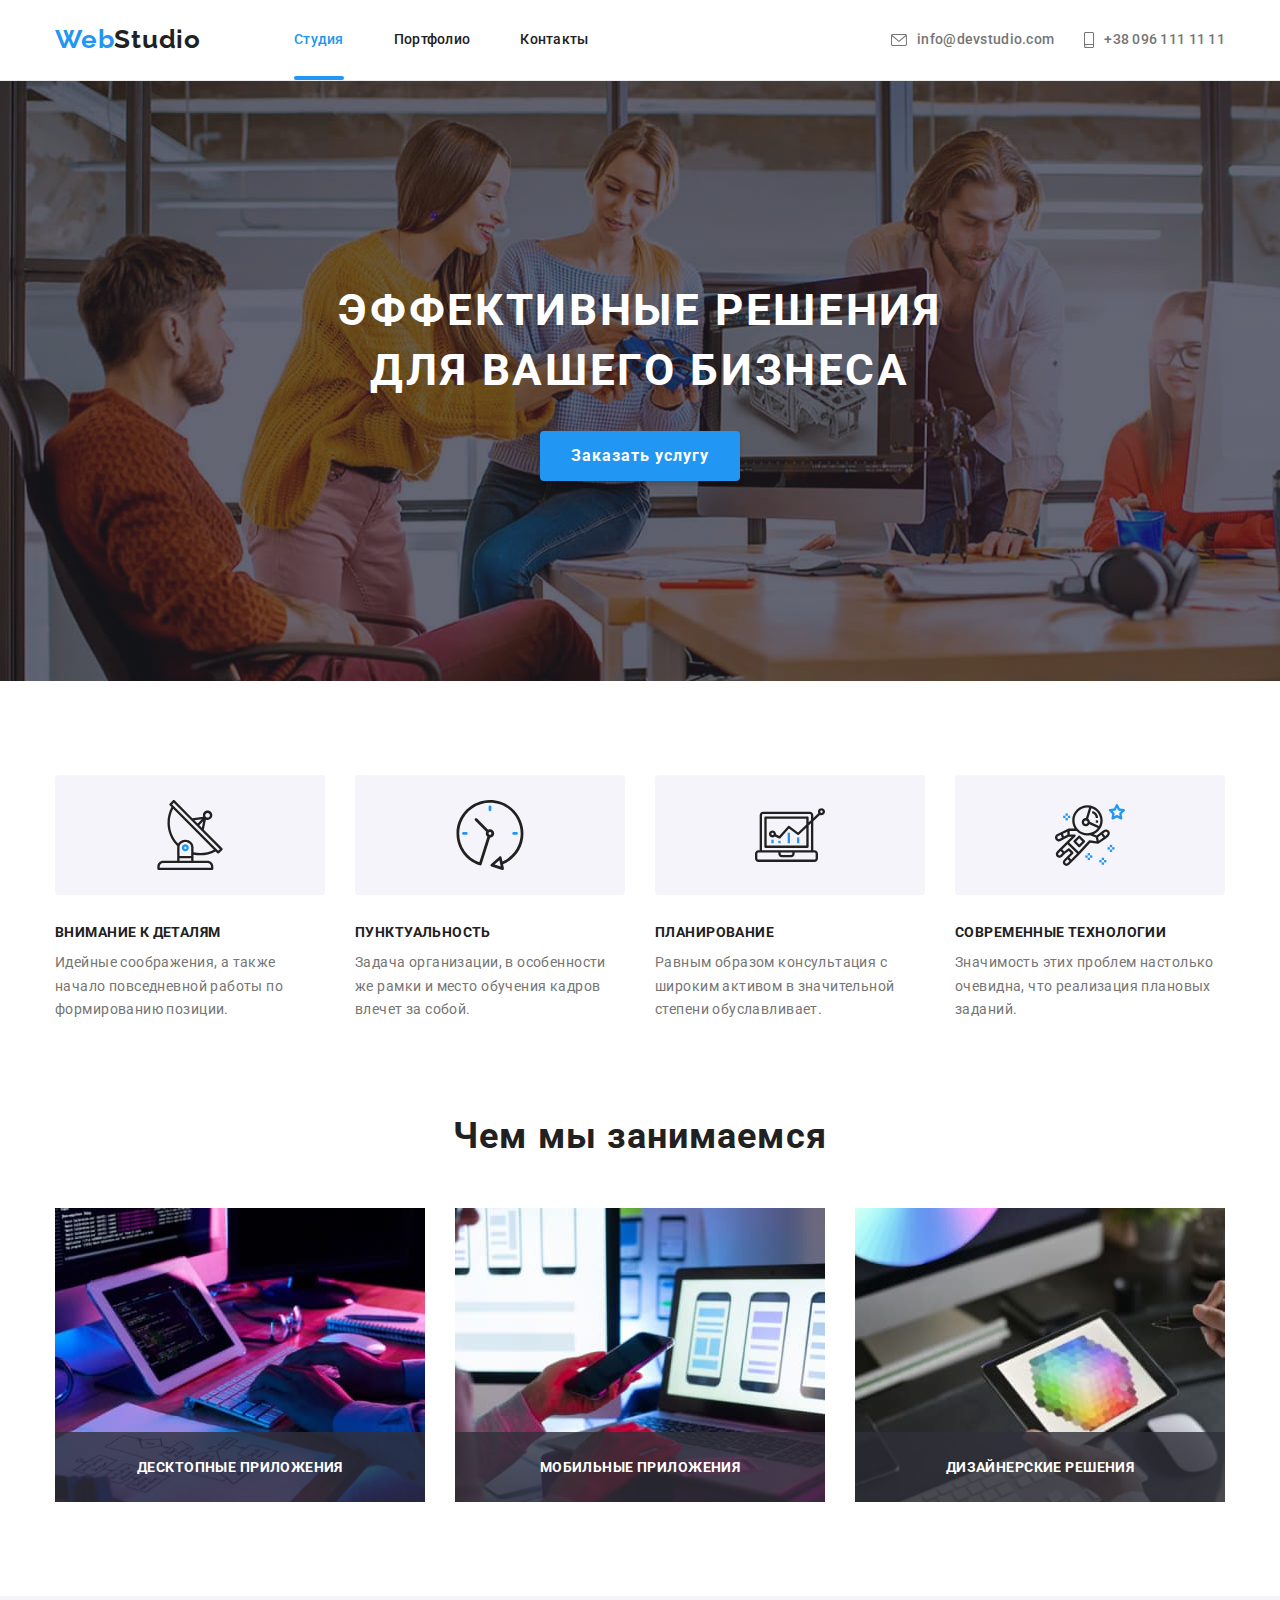
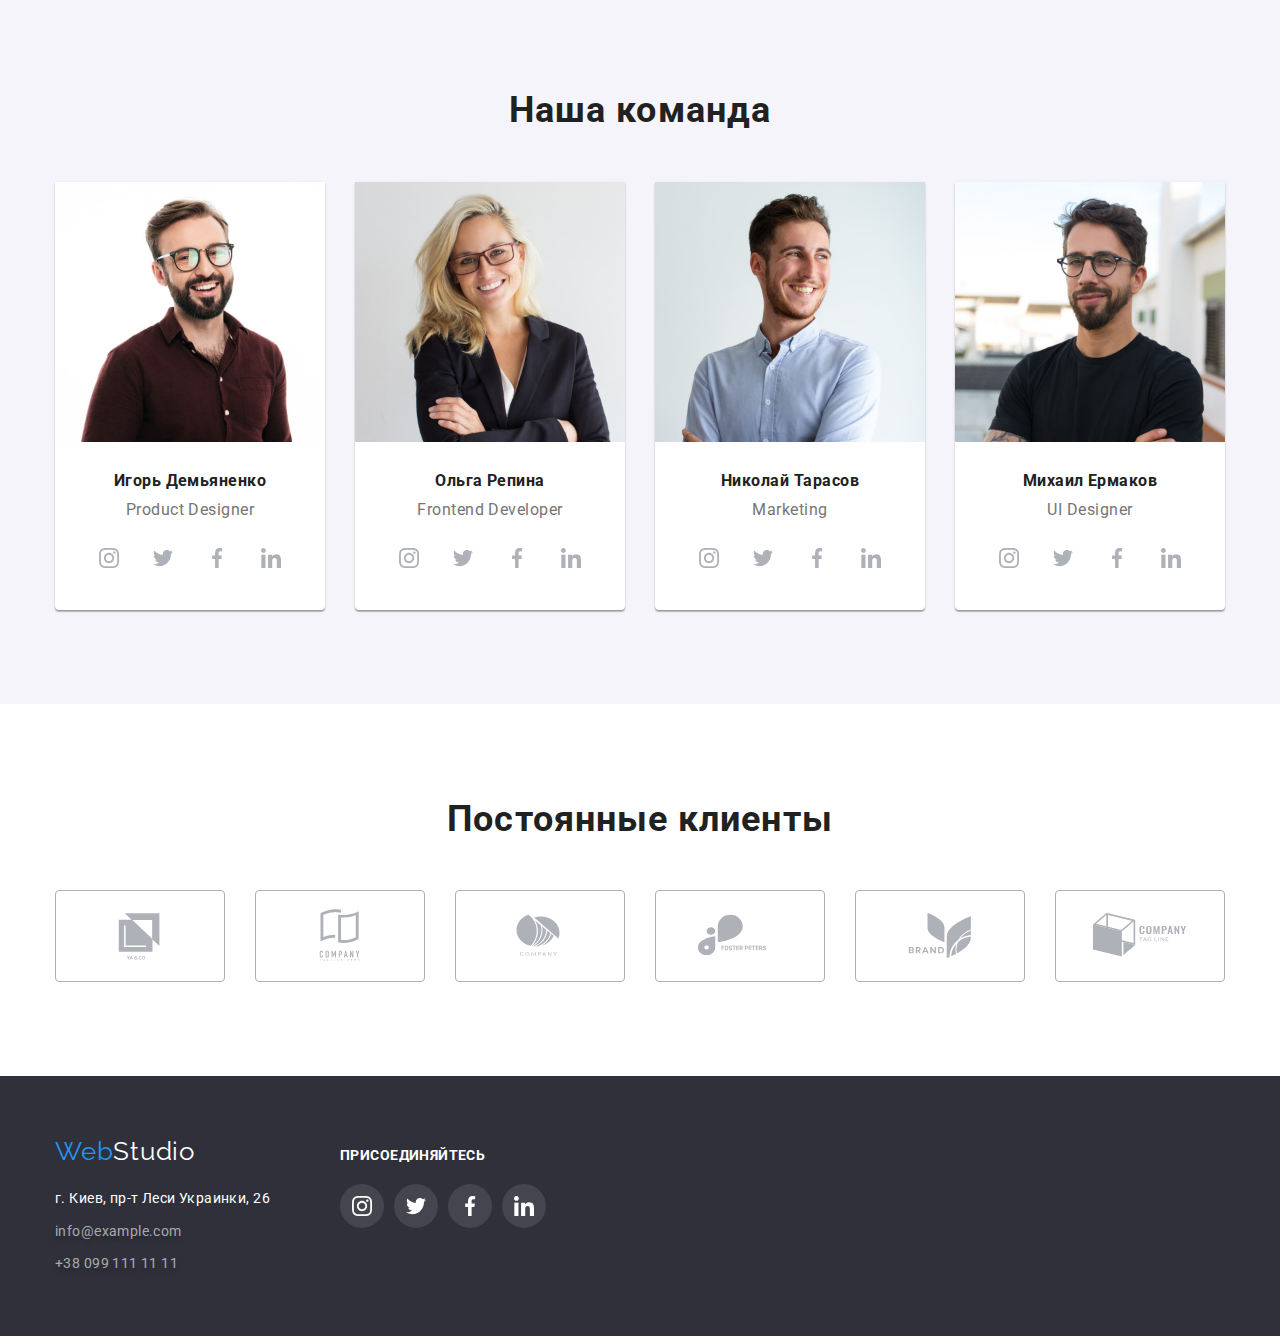
<file: index.html>
<!DOCTYPE html>
<html lang="ru">
  <head>
    <meta charset="UTF-8" />
    <meta http-equiv="X-UA-Compatible" content="IE=edge" />
    <meta name="viewport" content="width=device-width, initial-scale=1.0" />
    <link rel="preconnect" href="https://fonts.googleapis.com" />
    <link rel="preconnect" href="https://fonts.gstatic.com" crossorigin />
    <link
      href="https://fonts.googleapis.com/css2?family=Raleway:wght@700&family=Roboto:wght@400;500;700;900&display=swap"
      rel="stylesheet"
    />

    <title>WebStudio</title>
    <link
      rel="stylesheet"
      href="https://cdnjs.cloudflare.com/ajax/libs/modern-normalize/1.1.0/modern-normalize.min.css"
    />
    <link rel="stylesheet" href="./css/style.css" />
  </head>

  <body>
    <!-- header -->
    <header class="header">
      <div class="container header-section">
        <a href="./index.html" lang="en" class="header-logo link"> <span class="logo-multicolor">Web</span>Studio </a>
        <nav class="header-navigation">
          <ul class="nav-list list">
            <li class="header-nav">
              <a class="activenav link current" href="./index.html">Студия</a>
            </li>
            <li class="header-nav">
              <a class="activenav link" href="./portfolio.html">Портфолио</a>
            </li>
            <li class="header-nav">
              <a class="activenav link" href="#">Контакты</a>
            </li>
          </ul>
        </nav>
        <ul class="contact-section list">
          <li class="contact-list">
            <a class="header-contact link" href="mailto:info@devstudio.com">
              <svg class="mail-icon" Width="16" Height="12">
                <use href="./images/symbol-defs.svg#icon-envelope"></use>
              </svg>
              info@devstudio.com</a
            >
          </li>
          <li class="contact-list">
            <a class="header-contact link" href="tel:+380961111111">
              <svg class="tel-icon" Width="10" Height="16">
                <use href="./images/symbol-defs.svg#icon-smartphone"></use></svg
              >+38 096 111 11 11</a
            >
          </li>
        </ul>
      </div>
    </header>
    <main>
      <!-- секция баннера -->
      <section class="banner">
        <div class="container">
          <h1 class="banner-title">Эффективные решения для вашего бизнеса</h1>
          <button type="button" class="btn btn-text" data-modal-open>Заказать услугу</button>
        </div>
      </section>
      <!-- секция особенности -->
      <section class="section">
        <div class="container">
          <h2 class="visually-hidden">Feature</h2>
          <ul class="feature-list list">
            <li class="feature-item">
              <div class="features-icons">
                <svg class="" width="70" height="70">
                  <use href="./images/symbol-defs.svg#icon-antenna"></use>
                </svg>
              </div>
              <h3 class="feature-title">Внимание к деталям</h3>
              <p class="feature-text">
                Идейные соображения, а также начало повседневной работы по формированию позиции.
              </p>
            </li>
            <li class="feature-item">
              <div class="features-icons">
                <svg class="" width="70" height="70">
                  <use href="./images/symbol-defs.svg#icon-clock"></use>
                </svg>
              </div>
              <h3 class="feature-title">Пунктуальность</h3>
              <p class="feature-text">
                Задача организации, в особенности же рамки и место обучения кадров влечет за собой.
              </p>
            </li>
            <li class="feature-item">
              <div class="features-icons">
                <svg class="" width="70" height="70">
                  <use href="./images/symbol-defs.svg#icon-diagram"></use>
                </svg>
              </div>
              <h3 class="feature-title">Планирование</h3>
              <p class="feature-text">
                Равным образом консультация с широким активом в значительной степени обуславливает.
              </p>
            </li>
            <li class="feature-item">
              <div class="features-icons">
                <svg class="" width="70" height="70">
                  <use href="./images/symbol-defs.svg#icon-astronaut"></use>
                </svg>
              </div>
              <h3 class="feature-title">Современные технологии</h3>
              <p class="feature-text">Значимость этих проблем настолько очевидна, что реализация плановых заданий.</p>
            </li>
          </ul>
        </div>
      </section>
      <!-- секция чем мы занимаемся -->
      <section class="about">
        <div class="container">
          <h2 class="about-title">Чем мы занимаемся</h2>
          <ul class="about-list list">
            <li class="about-item">
              <img class="about-img" src="./images/box_1.jpg" alt="Пример кодинга" width="370" />
              <p class="about-label">Десктопные приложения</p>
            </li>
            <li class="about-item">
              <img class="about-img" src="./images/box_2.jpg" alt="Пример UX дизайна" width="370" />
              <p class="about-label">Мобильные приложения</p>
            </li>
            <li class="about-item">
              <img class="about-img" src="./images/box_3.jpg" alt="Пример подбора палитр" width="370" />
              <p class="about-label">Дизайнерские решения</p>
            </li>
          </ul>
        </div>
      </section>
      <!-- team section -->
      <section class="team section">
        <div class="container">
          <h2 class="team-title">Наша команда</h2>
          <ul class="team-list list">
            <li class="team-item team-content">
              <img class="team-img" src="./images/img.jpg" alt="Product Designer" width="270" />
              <div class="team-border">
                <h3 class="team-subtitle">Игорь Демьяненко</h3>
                <p class="team-text" lang="en">Product Designer</p>
                <ul class="team-soc list">
                  <li class="team-soc-item">
                    <a class="team-soc-link" href="#">
                      <svg class="team-soc-icon" width="20" height="20">
                        <use href="./images/symbol-defs.svg#icon-instagram"></use>
                      </svg>
                    </a>
                  </li>
                  <li class="team-soc-item">
                    <a class="team-soc-link" href="#">
                      <svg class="team-soc-icon" width="20" height="20">
                        <use href="./images/symbol-defs.svg#icon-twitter"></use>
                      </svg>
                    </a>
                  </li>
                  <li class="team-soc-item">
                    <a class="team-soc-link" href="#">
                      <svg class="team-soc-icon" width="20" height="20">
                        <use href="./images/symbol-defs.svg#icon-facebook"></use>
                      </svg>
                    </a>
                  </li>
                  <li class="team-soc-item">
                    <a class="team-soc-link" href="#">
                      <svg class="team-soc-icon" width="20" height="20">
                        <use href="./images/symbol-defs.svg#icon-linkedin"></use>
                      </svg>
                    </a>
                  </li>
                </ul>
              </div>
            </li>
            <li class="team-item team-content">
              <img class="team-img" src="./images/img2.jpg" alt="Product Designer" width="270" />
              <div class="team-border">
                <h3 class="team-subtitle">Ольга Репина</h3>
                <p class="team-text" lang="en">Frontend Developer</p>
                <ul class="team-soc list">
                  <li class="team-soc-item">
                    <a class="team-soc-link" href="#">
                      <svg class="team-soc-icon" width="20" height="20">
                        <use href="./images/symbol-defs.svg#icon-instagram"></use>
                      </svg>
                    </a>
                  </li>
                  <li class="team-soc-item">
                    <a class="team-soc-link" href="#">
                      <svg class="team-soc-icon" width="20" height="20">
                        <use href="./images/symbol-defs.svg#icon-twitter"></use>
                      </svg>
                    </a>
                  </li>
                  <li class="team-soc-item">
                    <a class="team-soc-link" href="#">
                      <svg class="team-soc-icon" width="20" height="20">
                        <use href="./images/symbol-defs.svg#icon-facebook"></use>
                      </svg>
                    </a>
                  </li>
                  <li class="team-soc-item">
                    <a class="team-soc-link" href="#">
                      <svg class="team-soc-icon" width="20" height="20">
                        <use href="./images/symbol-defs.svg#icon-linkedin"></use>
                      </svg>
                    </a>
                  </li>
                </ul>
              </div>
            </li>
            <li class="team-item team-content">
              <img class="team-img" src="./images/img3.jpg" alt="Product Designer" width="270" />
              <div class="team-border">
                <h3 class="team-subtitle">Николай Тарасов</h3>
                <p class="team-text" lang="en">Marketing</p>
                <ul class="team-soc list">
                  <li class="team-soc-item">
                    <a class="team-soc-link" href="#">
                      <svg class="team-soc-icon" width="20" height="20">
                        <use href="./images/symbol-defs.svg#icon-instagram"></use>
                      </svg>
                    </a>
                  </li>
                  <li class="team-soc-item">
                    <a class="team-soc-link" href="#">
                      <svg class="team-soc-icon" width="20" height="20">
                        <use href="./images/symbol-defs.svg#icon-twitter"></use>
                      </svg>
                    </a>
                  </li>
                  <li class="team-soc-item">
                    <a class="team-soc-link" href="#">
                      <svg class="team-soc-icon" width="20" height="20">
                        <use href="./images/symbol-defs.svg#icon-facebook"></use>
                      </svg>
                    </a>
                  </li>
                  <li class="team-soc-item">
                    <a class="team-soc-link" href="#">
                      <svg class="team-soc-icon" width="20" height="20">
                        <use href="./images/symbol-defs.svg#icon-linkedin"></use>
                      </svg>
                    </a>
                  </li>
                </ul>
              </div>
            </li>
            <li class="team-item team-content">
              <img class="team-img" src="./images/img4.jpg" alt="Product Designer" width="270" />
              <div class="team-border">
                <h3 class="team-subtitle">Михаил Ермаков</h3>
                <p class="team-text" lang="en">UI Designer</p>
                <ul class="team-soc list">
                  <li class="team-soc-item">
                    <a class="team-soc-link" href="#">
                      <svg class="team-soc-icon" width="20" height="20">
                        <use href="./images/symbol-defs.svg#icon-instagram"></use>
                      </svg>
                    </a>
                  </li>
                  <li class="team-soc-item">
                    <a class="team-soc-link" href="#">
                      <svg class="team-soc-icon" width="20" height="20">
                        <use href="./images/symbol-defs.svg#icon-twitter"></use>
                      </svg>
                    </a>
                  </li>
                  <li class="team-soc-item">
                    <a class="team-soc-link" href="#">
                      <svg class="team-soc-icon" width="20" height="20">
                        <use href="./images/symbol-defs.svg#icon-facebook"></use>
                      </svg>
                    </a>
                  </li>
                  <li class="team-soc-item">
                    <a class="team-soc-link" href="#">
                      <svg class="team-soc-icon" width="20" height="20">
                        <use href="./images/symbol-defs.svg#icon-linkedin"></use>
                      </svg>
                    </a>
                  </li>
                </ul>
              </div>
            </li>
          </ul>
        </div>
      </section>
      <section class="client-section section">
        <div class="container">
          <h2 class="client-title">Постоянные клиенты</h2>
          <ul class="client-list list">
            <li class="client-item">
              <a class="client-link" href="#">
                <svg class="" width="106" height="60">
                  <use href="./images/symbol-defs.svg#icon-yaco"></use>
                </svg>
              </a>
            </li>
            <li class="client-item">
              <a class="client-link" href="#">
                <svg class="" width="106" height="60">
                  <use href="./images/symbol-defs.svg#icon-tagline"></use>
                </svg>
              </a>
            </li>
            <li class="client-item">
              <a class="client-link" href="#">
                <svg class="" width="106" height="60">
                  <use href="./images/symbol-defs.svg#icon-company"></use>
                </svg>
              </a>
            </li>
            <li class="client-item">
              <a class="client-link" href="#">
                <svg class="" width="106" height="60">
                  <use href="./images/symbol-defs.svg#icon-foster"></use>
                </svg>
              </a>
            </li>
            <li class="client-item">
              <a class="client-link" href="#">
                <svg class="" width="106" height="60">
                  <use href="./images/symbol-defs.svg#icon-brand"></use>
                </svg>
              </a>
            </li>
            <li class="client-item">
              <a class="client-link" href="#">
                <svg class="" width="106" height="60">
                  <use href="./images/symbol-defs.svg#icon-tagcompany"></use>
                </svg>
              </a>
            </li>
          </ul>
        </div>
      </section>
      <!-- modal-window -->
      <div class="backdrop is-hidden" data-modal>
        <div class="modal">
          <button type="button" class="modal-btn" data-modal-close>
            <svg width="18" height="18">
              <use href="./images/symbol-defs.svg#icon-exit"></use>
            </svg>
          </button>
        </div>
      </div>
    </main>
    <!-- footer -->
    <footer class="footer">
      <div class="container footer-soc-block">
        <div class="footer-address">
          <a href="./index.html" lang="en" class="footer-logo link"><span class="logo-multicolor">Web</span>Studio</a>
          <address class="address">
            <ul class="list">
              <li class="address-list">г. Киев, пр-т Леси Украинки, 26</li>
              <li class="address-list">
                <a class="footer-contact link" href="mailto:info@example.com">info@example.com</a>
              </li>
              <li class="address-list">
                <a class="footer-contact link" href="tel:+380991111111">+38 099 111 11 11</a>
              </li>
            </ul>
          </address>
        </div>
        <div class="footer-soc">
          <strong class="footer-soc-title">присоединяйтесь</strong>
          <ul class="footer-soc-list list">
            <li class="footer-soc-item">
              <a class="footer-soc-link" href="">
                <svg class="footer-soc-icon" width="20" height="20">
                  <use href="./images/symbol-defs.svg#icon-instagram"></use>
                </svg>
              </a>
            </li>
            <li class="footer-soc-item">
              <a class="footer-soc-link" href="">
                <svg class="footer-soc-icon" width="20" height="20">
                  <use href="./images/symbol-defs.svg#icon-twitter"></use>
                </svg>
              </a>
            </li>
            <li class="footer-soc-item">
              <a class="footer-soc-link" href="">
                <svg class="footer-soc-icon" width="20" height="20">
                  <use href="./images/symbol-defs.svg#icon-facebook"></use>
                </svg>
              </a>
            </li>
            <li class="footer-soc-item">
              <a class="footer-soc-link" href="">
                <svg class="footer-soc-icon" width="20" height="20">
                  <use href="./images/symbol-defs.svg#icon-linkedin"></use>
                </svg>
              </a>
            </li>
          </ul>
        </div>
      </div>
    </footer>
    <script src="./js/modal.js"></script>
  </body>
</html>
</file>
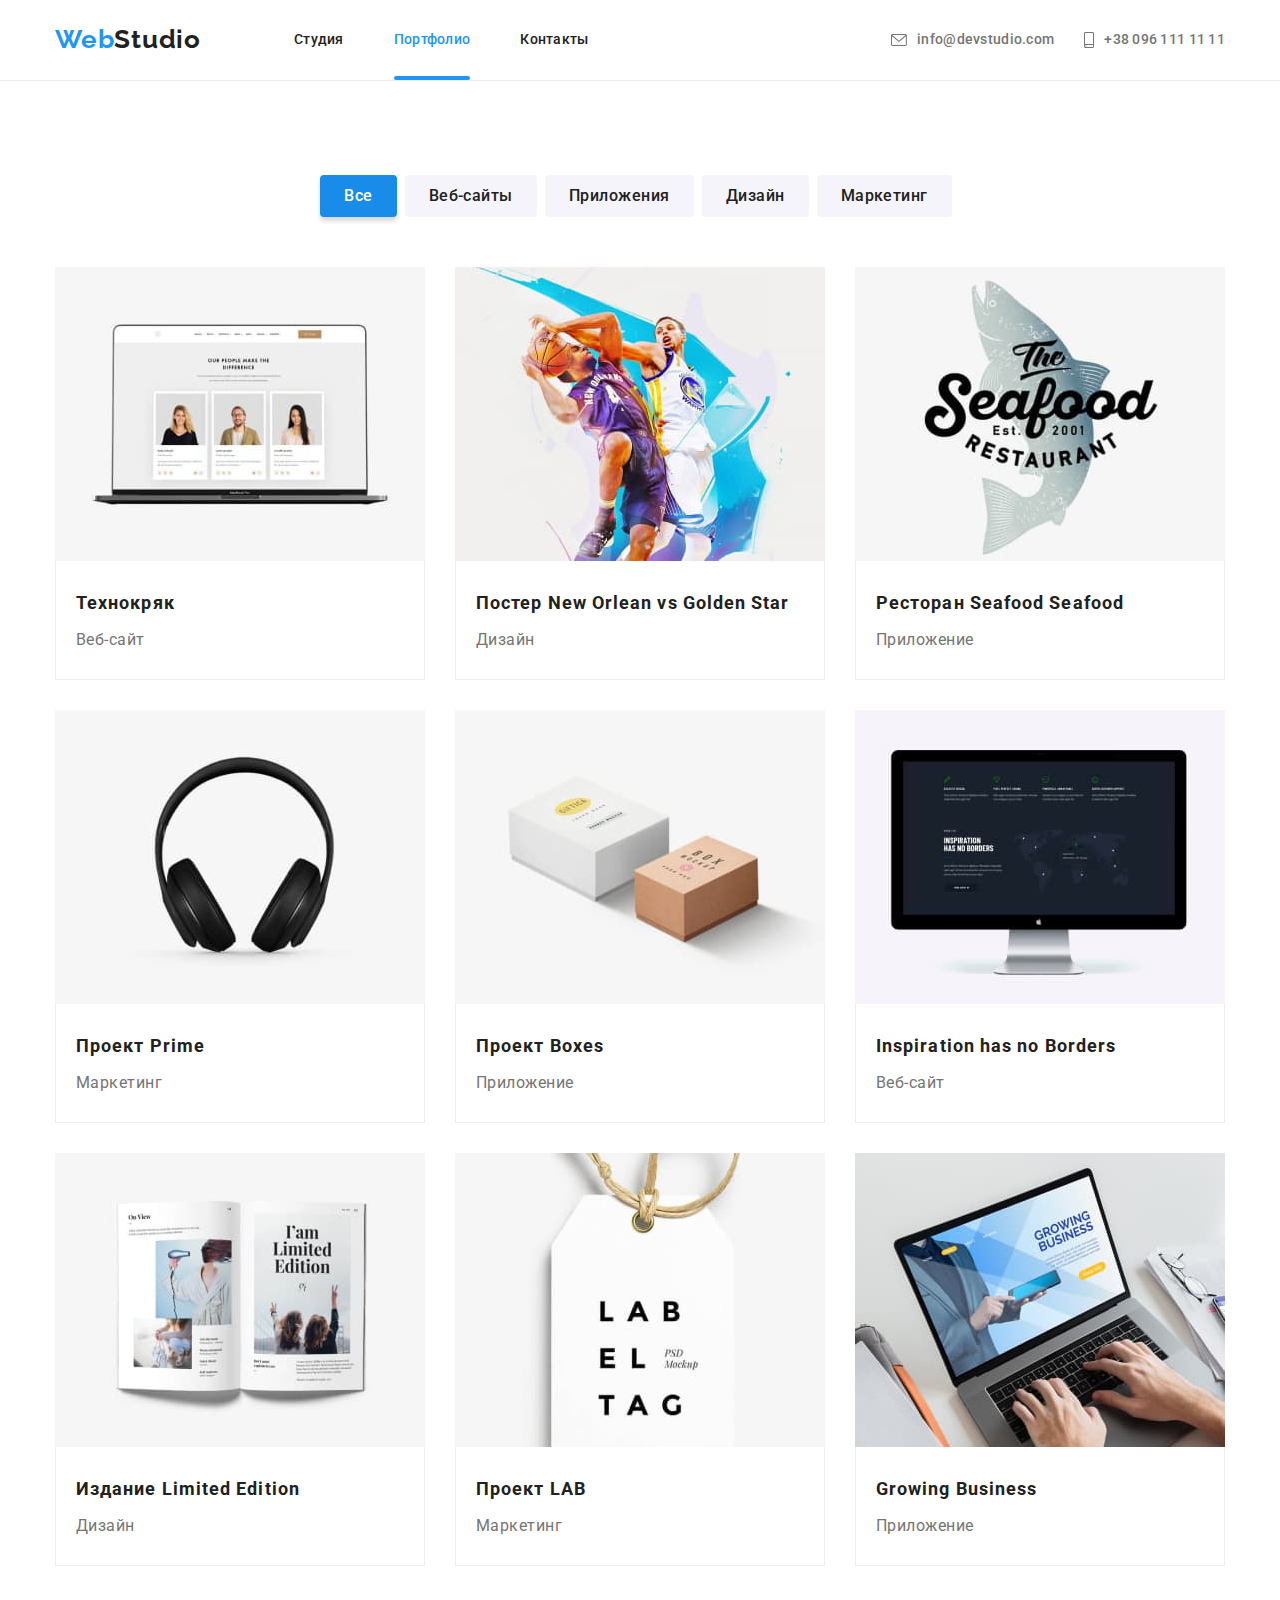
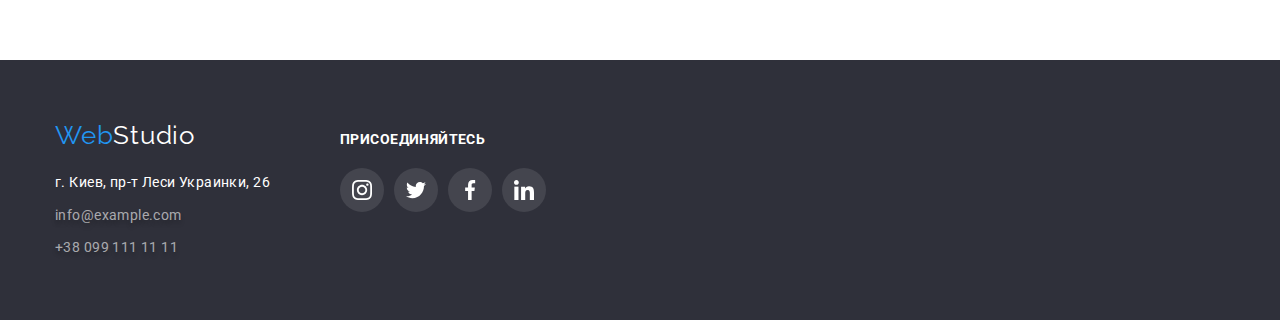
<file: portfolio.html>
<!DOCTYPE html>
<html lang="ru">
  <head>
    <meta charset="UTF-8" />
    <meta http-equiv="X-UA-Compatible" content="IE=edge" />
    <meta name="viewport" content="width=device-width, initial-scale=1.0" />
    <link rel="preconnect" href="https://fonts.googleapis.com" />
    <link rel="preconnect" href="https://fonts.gstatic.com" crossorigin />
    <link
      href="https://fonts.googleapis.com/css2?family=Raleway:wght@700&family=Roboto:wght@400;500;700;900&display=swap"
      rel="stylesheet"
    />
    <title>WebStudio</title>
    <link
      rel="stylesheet"
      href="https://cdnjs.cloudflare.com/ajax/libs/modern-normalize/1.1.0/modern-normalize.min.css"
    />
    <link rel="stylesheet" href="./css/style.css" />
  </head>

  <body>
    <!-- header -->
    <header class="header">
      <div class="container header-section">
        <a href="./index.html" lang="en" class="header-logo link"> <span class="logo-multicolor">Web</span>Studio </a>
        <nav class="header-navigation">
          <ul class="nav-list list">
            <li class="header-nav">
              <a class="activenav link" href="./index.html">Студия</a>
            </li>
            <li class="header-nav">
              <a class="activenav link current" href="./portfolio.html">Портфолио</a>
            </li>
            <li class="header-nav">
              <a class="activenav link" href="#">Контакты</a>
            </li>
          </ul>
        </nav>
        <ul class="contact-section list">
          <li class="contact-list">
            <a class="header-contact link" href="mailto:info@devstudio.com">
              <svg class="mail-icon" Width="16" Height="12">
                <use href="./images/symbol-defs.svg#icon-envelope"></use>
              </svg>
              info@devstudio.com</a
            >
          </li>
          <li class="contact-list">
            <a class="header-contact link" href="tel:+380961111111">
              <svg class="tel-icon" Width="10" Height="16">
                <use href="./images/symbol-defs.svg#icon-smartphone"></use></svg
              >+38 096 111 11 11</a
            >
          </li>
        </ul>
      </div>
    </header>
    <main>
      <section class="section">
        <div class="container">
          <h1 class="visually-hidden">Portfolio</h1>
          <ul class="filtr list">
            <li class="filtr-btn-list">
              <button class="filtr-btn filtr-btn-text currentbtn" type="button">Все</button>
            </li>
            <li class="filtr-btn-list">
              <button class="filtr-btn filtr-btn-text" type="button">Веб-сайты</button>
            </li>
            <li class="filtr-btn-list">
              <button class="filtr-btn filtr-btn-text" type="button">Приложения</button>
            </li>
            <li class="filtr-btn-list">
              <button class="filtr-btn filtr-btn-text" type="button">Дизайн</button>
            </li>
            <li class="filtr-btn-list">
              <button class="filtr-btn filtr-btn-text" type="button">Маркетинг</button>
            </li>
          </ul>
          <ul class="portfolio list">
            <li class="portfolio-item">
              <a class="portfolio-link" href="#">
                <div class="portfolio-overlay">
                  <img class="portfolio-img" src="./images/group1.jpg" alt="Технокряк" width="370" />

                  <p class="portfolio-description-text">
                    Ресурс предлагает комплексные предложения с разным уровнем функционала и сервисов. Все это позволит
                    посетителю получить исчерпывающие сведения о компании или частном лице.
                  </p>
                </div>
                <div class="portfolio-border">
                  <h2 class="portfolio-title">Технокряк</h2>
                  <p class="portfolio-text">Веб-сайт</p>
                </div>
              </a>
            </li>
            <li class="portfolio-item">
              <a class="portfolio-link" href="#">
                <div class="portfolio-overlay">
                  <img
                    class="portfolio-img"
                    src="./images/group2.jpg"
                    alt="Постер New Orlean vs Golden Star"
                    width="370"
                  />
                  <p class="portfolio-description-text">
                    Ресурс предлагает комплексные предложения с разным уровнем функционала и сервисов. Все это позволит
                    посетителю получить исчерпывающие сведения о компании или частном лице.
                  </p>
                </div>
                <div class="portfolio-border">
                  <h2 class="portfolio-title">Постер <span lang="en">New Orlean vs Golden Star</span></h2>
                  <p class="portfolio-text">Дизайн</p>
                </div>
              </a>
            </li>
            <li class="portfolio-item">
              <a class="portfolio-link" href="#">
                <div class="portfolio-overlay">
                  <img class="portfolio-img" src="./images/group3.jpg" alt="Ресторан Seafood" width="370" />
                  <p class="portfolio-description-text">
                    Ресурс предлагает комплексные предложения с разным уровнем функционала и сервисов. Все это позволит
                    посетителю получить исчерпывающие сведения о компании или частном лице.
                  </p>
                </div>
                <div class="portfolio-border">
                  <h2 class="portfolio-title">Ресторан <span lang="en">Seafood</span> Seafood</h2>
                  <p class="portfolio-text">Приложение</p>
                </div>
              </a>
            </li>
            <li class="portfolio-item">
              <a class="portfolio-link" href="#">
                <div class="portfolio-overlay">
                  <img class="portfolio-img" src="./images/group4.jpg" alt="Проект Prime" width="370" />
                  <p class="portfolio-description-text">
                    Ресурс предлагает комплексные предложения с разным уровнем функционала и сервисов. Все это позволит
                    посетителю получить исчерпывающие сведения о компании или частном лице.
                  </p>
                </div>
                <div class="portfolio-border">
                  <h2 class="portfolio-title">Проект <span lang="en">Prime</span></h2>
                  <p class="portfolio-text">Маркетинг</p>
                </div>
              </a>
            </li>
            <li class="portfolio-item">
              <a class="portfolio-link" href="#">
                <div class="portfolio-overlay">
                  <img class="portfolio-img" src="./images/group5.jpg" alt="Проект Boxes" width="370" />
                  <p class="portfolio-description-text">
                    Ресурс предлагает комплексные предложения с разным уровнем функционала и сервисов. Все это позволит
                    посетителю получить исчерпывающие сведения о компании или частном лице.
                  </p>
                </div>
                <div class="portfolio-border">
                  <h2 class="portfolio-title">Проект <span lang="en">Boxes</span></h2>
                  <p class="portfolio-text">Приложение</p>
                </div>
              </a>
            </li>
            <li class="portfolio-item">
              <a class="portfolio-link" href="#">
                <div class="portfolio-overlay">
                  <img class="portfolio-img" src="./images/group6.jpg" alt="Inspiration has no Borders" width="370" />
                  <p class="portfolio-description-text">
                    Ресурс предлагает комплексные предложения с разным уровнем функционала и сервисов. Все это позволит
                    посетителю получить исчерпывающие сведения о компании или частном лице.
                  </p>
                </div>
                <div class="portfolio-border">
                  <h2 class="portfolio-title">
                    <span lang="en">Inspiration has no Borders</span>
                  </h2>
                  <p class="portfolio-text">Веб-сайт</p>
                </div>
              </a>
            </li>
            <li class="portfolio-item">
              <a class="portfolio-link" href="#">
                <div class="portfolio-overlay">
                  <img class="portfolio-img" src="./images/group7.jpg" alt="Издание Limited Edition" width="370" />
                  <p class="portfolio-description-text">
                    Ресурс предлагает комплексные предложения с разным уровнем функционала и сервисов. Все это позволит
                    посетителю получить исчерпывающие сведения о компании или частном лице.
                  </p>
                </div>
                <div class="portfolio-border">
                  <h2 class="portfolio-title">Издание <span lang="en">Limited Edition</span></h2>
                  <p class="portfolio-text">Дизайн</p>
                </div>
              </a>
            </li>
            <li class="portfolio-item">
              <a class="portfolio-link" href="#">
                <div class="portfolio-overlay">
                  <img class="portfolio-img" src="./images/group8.jpg" alt="Проект LAB" width="370" />
                  <p class="portfolio-description-text">
                    Ресурс предлагает комплексные предложения с разным уровнем функционала и сервисов. Все это позволит
                    посетителю получить исчерпывающие сведения о компании или частном лице.
                  </p>
                </div>
                <div class="portfolio-border">
                  <h2 class="portfolio-title">Проект <span lang="en">LAB</span></h2>
                  <p class="portfolio-text">Маркетинг</p>
                </div>
              </a>
            </li>
            <li class="portfolio-item">
              <a class="portfolio-link" href="#">
                <div class="portfolio-overlay">
                  <img class="portfolio-img" src="./images/group9.jpg" alt="Growing Business" width="370" />
                  <p class="portfolio-description-text">
                    Ресурс предлагает комплексные предложения с разным уровнем функционала и сервисов. Все это позволит
                    посетителю получить исчерпывающие сведения о компании или частном лице.
                  </p>
                </div>

                <div class="portfolio-border">
                  <h2 class="portfolio-title">
                    <span lang="en">Growing Business</span>
                  </h2>
                  <p class="portfolio-text">Приложение</p>
                </div>
              </a>
            </li>
          </ul>
        </div>
      </section>
    </main>
    <!-- footer -->
    <footer class="footer">
      <div class="container footer-soc-block">
        <div class="footer-address">
          <a href="./index.html" lang="en" class="footer-logo link"><span class="logo-multicolor">Web</span>Studio</a>
          <address class="address">
            <ul class="list">
              <li class="address-list">г. Киев, пр-т Леси Украинки, 26</li>
              <li class="address-list">
                <a class="footer-contact link" href="mailto:info@example.com">info@example.com</a>
              </li>
              <li class="address-list">
                <a class="footer-contact link" href="tel:+380991111111">+38 099 111 11 11</a>
              </li>
            </ul>
          </address>
        </div>
        <div class="footer-soc">
          <strong class="footer-soc-title">присоединяйтесь</strong>
          <ul class="footer-soc-list list">
            <li class="footer-soc-item">
              <a class="footer-soc-link" href="">
                <svg class="footer-soc-icon" width="20" height="20">
                  <use href="./images/symbol-defs.svg#icon-instagram"></use>
                </svg>
              </a>
            </li>
            <li class="footer-soc-item">
              <a class="footer-soc-link" href="">
                <svg class="footer-soc-icon" width="20" height="20">
                  <use href="./images/symbol-defs.svg#icon-twitter"></use>
                </svg>
              </a>
            </li>
            <li class="footer-soc-item">
              <a class="footer-soc-link" href="">
                <svg class="footer-soc-icon" width="20" height="20">
                  <use href="./images/symbol-defs.svg#icon-facebook"></use>
                </svg>
              </a>
            </li>
            <li class="footer-soc-item">
              <a class="footer-soc-link" href="">
                <svg class="footer-soc-icon" width="20" height="20">
                  <use href="./images/symbol-defs.svg#icon-linkedin"></use>
                </svg>
              </a>
            </li>
          </ul>
        </div>
      </div>
    </footer>
  </body>
</html>
</file>
<file: css/style.css>
:root{
    --logo-multicolor:#2196F3;
    --header-logo-color:#000000;
    --header-background-color:#FFFFFF;
    --header-nav-color:#212121;
    --header-contact-color:#757575;
    --active-color:#2196F3;
    --banner-background-color:#2F303A;
    --banner-text-color:#FFFFFF;
    --btn-color:#2196F3;
    --btn-text-color:#FFFFFF;
    --btn-hover:#188CE8;
    --title-color:#212121;
    --team-text-color:#757575;
    --filter-btn-background: #F5F4FA;
    --filter-btn-text: #212121;
    --filter-btn-texthover: #FFFFFF;
    --portfolio-title-color:#212121;
    --portfolio-text-color:#757575;
    --feature-background-color: #FFFFFF;
    --feature-icons-color: #F5F4FA;
    --about-background-color: #FFFFFF;
    --team-background-color: #F5F4FA;
    --team-content-color: #FFFFFF;
    --footer-background-color:#2F303A;
    --footer-text-color:#FFFFFF;
    --fillactive-color:#2196F3;
    --fillbackground-color: #FFFFFF;
    --fillteam-color: #AFB1B8;
    --typical-margin:30px;
    --typical-time-transition: 250ms;
    --typical-cubic-bezier:cubic-bezier (0.4, 0, 0.2, 1);

}
body{
    font-family: 'Roboto', sans-serif;
    background: var(--header-background-color);
    font-size: 14;
}
p,
h1,
h2,
h3,
h4,
h5,
h6{
    margin: 0;
}
ul{
    padding-left: 0;
    margin: 0;
}


.container{
    width: 1200px;
    padding-left: 15px;
    padding-right: 15px;
    margin: auto;
}

.section{
    padding-top: 94px;
    padding-bottom: 94px;
}

/* --HEADER-- */
.header{
    background: var(--header-background-color);
    border-bottom: 1px solid #ECECEC;
    
}
.header-section{
    display: flex;

}

.header-logo {
    font-family: 'Raleway';
    font-weight: 700;
    font-size: 26px;
    line-height: 1.19;
    letter-spacing: 0.03em;
    color: var(--header-logo-color);
    margin-right: 93px;
    padding-top: 24px;
    padding-bottom: 24px;

}

.logo-multicolor {
    color: var(--logo-multicolor);
}

.nav-list{
    display: flex;
}

.header-navigation{
    margin-right: auto;
}

.header-nav{
    font-weight: 500;
    font-size: 14px;
    line-height: 1.14;
    letter-spacing: 0.02em;
    

    
}
.activenav{
    padding-top: 32px;
    padding-bottom: 32px;
    display: block;
    color: var(--header-logo-color);
    transition-property: color;
    transition-duration: var(--typical-time-transition);
    transition-timing-function: var(--typical-cubic-bezier);
    

}
.header-nav:not(:last-child)  {
    margin-right: 50px;
}

.activenav:focus {
    color: var(--active-color);
}
.activenav:hover {
    color: var(--active-color);
    
}
.header-nav .link.current {
    color: var(--active-color);
}

.current{
    position: relative;
}
.current::after{
    content: '';
    position: absolute;
    bottom: 0;
    display: block;
    width: 100%;
    height: 4px;
    background-color: var(--active-color);
    border-radius: 2px;
    
    
}

.link {
    text-decoration: none;
    color: var(--header-nav-color);
}

.list {
    list-style-type: none;
}

.contact-section{
    display: flex;
}

.header-contact{
    font-weight: 500;
    font-size: 14px;
    line-height: 1.14;
    letter-spacing: 0.02em;
    color: var(--header-contact-color);
    padding-top: 32px;
    padding-bottom: 32px;
    display: flex;
    transition-property: color;
    transition-duration: var(--typical-time-transition);
    transition-timing-function: var(--typical-cubic-bezier);
}
.contact-list:not(:last-child) {
    margin-right: 30px;
}

.header-contact:hover {
    color: var(--active-color); 
    fill: var(--fillactive-color);
}
.header-contact:focus {
    color: var(--active-color);
}
.mail-icon {
    margin-right: 10px;
    display: inline-block;
    align-self: center;
    fill: currentColor;

}
.tel-icon{
    margin-right: 10px;
    display: inline-block;
    align-self: center;
    fill: currentColor;
}



/* --banner-- */
.banner{
    background: var(--banner-background-color);
    text-align: center;
    display: flex;
    padding-top: 200px;
    padding-bottom: 200px;
    background-image: linear-gradient(rgba(47, 48, 58, 0.4),rgba(47, 48, 58, 0.4)), url(../images/hero-Img.jpg);
    background-repeat: no-repeat;
    background-size: cover;
    max-width: 1600px;
    margin: 0 auto;
}


.banner-title{
    width: 696px;
    font-size: 44px;
    line-height: 1.36;  
    margin-bottom: var(--typical-margin);
    margin-left: auto;
    margin-right: auto;
    letter-spacing: 0.06em;
    text-transform: uppercase;
    color: var(--banner-text-color);

}


.btn{
    width: 200px;
    height: 50px;
    background: var(--btn-color);
    box-shadow: 0px 4px 4px rgba(0, 0, 0, 0.15);
    border-radius: 4px;
    cursor: pointer;
    border: none;
    transition-property: color, background, box-shadow;
    transition-duration: var(--typical-time-transition);
    transition-timing-function: var(--typical-cubic-bezier);

}

.btn:hover{
    background: var(--btn-hover);
    box-shadow: 0px 4px 4px rgba(0, 0, 0, 0.15);

}

.btn:focus {
    background: var(--btn-hover);
    box-shadow: 0px 4px 4px rgba(0, 0, 0, 0.15);

}

.btn-text{
    font-family: inherit;
    font-weight: 700;
    font-size: 16px;
    line-height: 1.87;
    letter-spacing: 0.06em;
    color: var(--btn-text-color);

    }

.backdrop{
    position: fixed;
    top: 0;
    left: 0;
    width: 100%;
    height: 100%;
    background: rgba(0, 0, 0, 0.2);
    transition-property: opacity, visibility;
    transition-duration: var(--typical-time-transition);
    transition-timing-function: var(--typical-cubic-bezier);

}
.backdrop.is-hidden{
    visibility: hidden;
    opacity: 0;
    pointer-events: none;
}
.backdrop.is-hidden .modal{
    transform: translate(-50%, -50%) scale(1);
}
.modal{
    position: absolute;
    top: 50%;
    left: 50%;
    min-width: 528px;
    min-height: 581px;
    background: var(--banner-text-color);
    box-shadow: 0px 1px 3px rgba(0, 0, 0, 0.12),
    0px 1px 1px rgba(0, 0, 0, 0.14),
    0px 2px 1px rgba(0, 0, 0, 0.2);
    border-radius: 4px;
    transition-property: transform;
    transition-duration: var(--typical-time-transition);
    transition-timing-function: var(--typical-cubic-bezier);
    transform: translate(-50%, -50%) scale(1);

}


.modal-btn{
    position: absolute;
    display: flex;
    justify-content: center;
    align-items: center; 
    top: 8px;
    right: 8px;
    width: 30px;
    height: 30px;
    border-radius: 50%;
    background: var(--banner-text-color);
    border: 1px solid rgba(0, 0, 0, 0.1);
    box-sizing: border-box;

    
}



/* --FEATURE-- */
.feature{
    background: var(--feature-background-color);


}
.visually-hidden {
    position: absolute;
    width: 1px;
    height: 1px;
    margin: -1px;
    border: 0;
    padding: 0;
    white-space: nowrap;
    clip-path: inset(100%);
    clip: rect(0 0 0 0);
    overflow: hidden;
}
.feature-list{
    display: flex;
}
.feature-item:not(:last-child){
    margin-right: var(--typical-margin);
}

.features-icons{
    display: flex;
    justify-content: center;
    align-items: center;
    width: 270px;
    height: 120px;
    background: var(--feature-icons-color);
    border-radius: 4px;
    margin-bottom: 30px;
}
.feature-title{
    font-size: 14px;
    line-height: 1.14;
    letter-spacing: 0.03em;
    text-transform: uppercase;
    color: var(--title-color);
    margin-bottom: 10px;
}
.feature-text{
    font-size: 14px;
    line-height: 1.71;
    letter-spacing: 0.03em;
    color: var(--team-text-color);
    width: 270px;
}

/* --ABOUT */
.about{
    background-color: var(--about-background-color);
    display: flex;
    padding-bottom: 94px;

}
.about-title{
    font-size: 36px;
    line-height: 1.16;
    text-align: center;
    letter-spacing: 0.03em;
    color: var(--title-color);
    margin-bottom: 50px;
}
.about-img{
    display: block;
    max-width: 100%;
    height: auto;
}
.about-list{
    display: flex;

}
.about-item{
    position: relative;
}
.about-item:not(:last-child){
    margin-right: var(--typical-margin) ;
}
.about-label{
    position: absolute;
    display: flex;
    align-items: center;
    justify-content: center;
    bottom: 0;
    height: 70px;
    width: 100%;
    font-style: normal;
    font-weight: 700;
    font-size: 14px;
    line-height: 16px;
    text-align: center;
    letter-spacing: 0.03em;
    text-transform: uppercase;
    color: var(--team-content-color);
    background: rgba(47, 48, 58, 0.8);

}

/* --TEAM */
.team{
    background: var(--team-background-color);


}

.team-list{
    display: flex;
    

}
.team-title {
    font-size: 36px;
    line-height: 1.16;
    text-align: center;
    letter-spacing: 0.03em;
    color: var(--title-color);
    margin: 0;
    margin-bottom: 50px;
    
    

}
.team-item{
    display: flex;
    flex-direction: column;
    background: var(--team-content-color);    
    box-shadow: 0px 1px 3px rgba(0, 0, 0, 0.12),
    0px 1px 1px rgba(0, 0, 0, 0.14),
    0px 2px 1px rgba(0, 0, 0, 0.2);
    border-radius: 0px 0px 4px 4px;
}

.team-item:not(:last-child){
    margin-right: var(--typical-margin);

}

.team-img{
    display: block;
    max-width: 100%;
    height: auto;
}
.team-border{
    padding-top: 30px;
    padding-bottom: 30px;
}

.team-subtitle{
    font-size: 16px;
    line-height: 1.18;
    text-align: center;
    letter-spacing: 0.03em;
    color: var(--title-color);
    margin-bottom: 10px;
}
.team-text{
    font-size: 16px;
    line-height: 1.18;
    text-align: center;
    letter-spacing: 0.03em;
    color: var(--team-text-color);
    margin-bottom: 16px;
}
.team-soc {
    display: flex;
    justify-content: center;
}


.team-soc-item+ .team-soc-item{
    margin-left: 10px;
    
}

.team-soc-link {
    display: flex;
    justify-content: center;
    align-items: center;
    width: 44px;
    height: 44px;
    border-radius: 50%;
    background-color: var(--team-content-color);
    fill: var(--fillteam-color);
    transition-property: fill, background-color;
    transition-duration: var(--typical-time-transition);
    transition-timing-function: var(--typical-cubic-bezier);
}
.team-soc-link:hover {
    background-color: var(--fillactive-color);
    fill: var(--fillbackground-color);
}
.team-soc-link:focus {
    background-color: var(--fillactive-color);
    fill: var(--fillbackground-color);
}


/* --.client-section -- */
.client-title{
    font-weight: 700;
    font-size: 36px;
    line-height: 42px;
    text-align: center;
    letter-spacing: 0.03em; 
    color: var(--title-color);
    margin-bottom: 50px;
}
.client-list{
    display: flex;
}

.client-item:not(:last-child){
    margin-right: 30px;
}

.client-link{
    display: flex;
    align-items: center;
    justify-content: center;
    width: 170px;
    height: 92px;   
    border: 1px solid #AFB1B8;
    box-sizing: border-box;
    border-radius: 4px;
    fill: var(--fillteam-color);
    transition-property: fill,
    border-color;
    transition-duration: var(--typical-time-transition);
    transition-timing-function: var(--typical-cubic-bezier);
}
.client-link:hover {
    border: 1px solid #2196F3;
    fill: var(--fillactive-color);
}
.client-link:focus {
    border: 1px solid #2196F3;
    fill: var(--fillactive-color);
}

/* --filtr-- */
.filtr{
    display: flex;
    justify-content: center;
    margin-bottom: 50px;
}
.filtr-btn-list{
    margin-right: 8px;
}
.filtr-btn{
    background: var(--filter-btn-background);
    border-radius: 4px;
    cursor: pointer;
    border-color: transparent;
    padding: 6px 22px 6px 22px;
    transition-property: color,
    background,
    box-shadow;
    transition-duration: var(--typical-time-transition);
    transition-timing-function: var(--typical-cubic-bezier);
    
}
.filtr-btn-text {
    font-family: inherit;
    font-weight: 500;
    font-size: 16px;
    line-height: 1.62;
    text-align: center;
    letter-spacing: 0.03em;
    color: var(--filter-btn-text);


}
.currentbtn {
    background: var(--btn-hover);
    color: var(--filter-btn-texthover);
    box-shadow: 0px 4px 4px rgba(0, 0, 0, 0.15);
}
.filtr-btn:hover{
    background: var(--btn-hover);
    box-shadow: 0px 3px 1px rgba(0, 0, 0, 0.1), 0px 1px 2px rgba(0, 0, 0, 0.08), 0px 2px 2px rgba(0, 0, 0, 0.12);
    
    
}
.filtr-btn-text:hover {
    font-family: inherit;
    font-size: 16px;
    line-height: 1.62;
    text-align: center;
    letter-spacing: 0.03em;
    color: var(--filter-btn-texthover);
}

.filtr-btn-text:focus {
    font-family: inherit;
    font-size: 16px;
    line-height: 1.62;
    text-align: center;
    letter-spacing: 0.03em;
    color: var(--filter-btn-texthover);
}
.filtr-btn:focus {
    background: var(--btn-hover);
    box-shadow: 0px 3px 1px rgba(0, 0, 0, 0.1), 0px 1px 2px rgba(0, 0, 0, 0.08), 0px 2px 2px rgba(0, 0, 0, 0.12);
}

/* --PORTFOLIO-- */
.portfolio{
    display: flex;
    flex-wrap: wrap;
    width: 1170px;
}
.portfolio-item{
    margin-right: var(--typical-margin);
    margin-bottom: var(--typical-margin);

}
.portfolio-link{
    display: block;
    text-decoration: none;
    transition-property: box-shadow;
    transition-duration: var(--typical-time-transition);
    transition-timing-function: var(--typical-cubic-bezier);
}
.portfolio-link:hover{
    box-shadow: 0px 1px 1px rgba(0, 0, 0, 0.12),
    0px 4px 4px rgba(0, 0, 0, 0.06),
    1px 4px 6px rgba(0, 0, 0, 0.16);

}
.portfolio-link:focus {
    box-shadow: 0px 1px 1px rgba(0, 0, 0, 0.12),
        0px 4px 4px rgba(0, 0, 0, 0.06),
        1px 4px 6px rgba(0, 0, 0, 0.16);
}
.portfolio-item:nth-child(3n) {
    margin-right: 0;
}
.portfolio-item:nth-last-child(-n+3) {
    margin-bottom: 0;
}

.portfolio-img {
    display: block;
    max-width: 100%;
    height: auto;
}

.portfolio-border{
    border-left: 1px solid #EEEEEE;
    border-right: 1px solid #EEEEEE;
    border-bottom: 1px solid #EEEEEE;
    padding: 24px 20px 24px 20px;

}
.portfolio-title{
    font-size: 18px;
    line-height: 2;
    letter-spacing: 0.06em;
    color: var(--portfolio-title-color);
    margin-bottom: 4px;
}
.portfolio-text{
    font-size: 16px;
    line-height: 1.87;
    letter-spacing: 0.03em;
    color: var(--portfolio-text-color);
}
.portfolio-overlay{
    position: relative;
    margin-left: auto;
    margin-right: auto;
    overflow: hidden;
    
}
.portfolio-description-text{
    position: absolute;
    left: 0;
    bottom: 0;
    width: 100%;
    height: 100%;
    padding: 63px 24px;
    background: rgba(33, 150, 243, 0.9);
    font-weight: 400;
    font-size: 18px;
    line-height: 28px;
    letter-spacing: 0.03em;
    color: var(--team-content-color);
    transform: translatey(101%);
    transition-property: transform, background, color;
    transition-duration: var(--typical-time-transition);
    transition-timing-function: var(--typical-cubic-bezier);

}
.portfolio-link:hover .portfolio-description-text {
    transform: translatey(0);
    
    
}
.portfolio-link:focus .portfolio-description-text {
    transform: translatey(0);


}



/* --FOOTER-- */
.footer{
    background: var(--footer-background-color);
    padding-top: 60px;
    padding-bottom: 60px;


    
}
.footer-logo{
    font-family: 'Raleway';
    font-size: 26px;
    line-height: 1.19;
    letter-spacing: 0.03em;
    color: var(--footer-text-color);
    margin-bottom: 20px;
    display: block;
    
}

.address {
    display: block;
    font-style: normal;
    font-size: 14px;
    line-height: 1.71;
    letter-spacing: 0.03em;
    color: var(--footer-text-color);
    
    
}
.footer-address{
    margin-right: 70px;
}
.address-list:not(:last-child){
    margin-bottom: 9px;
}

.footer-contact{
    font-size: 14px;
    line-height: 1.71;
    letter-spacing: 0.03em;
    color: rgba(255, 255, 255, 0.6);
    text-shadow: 0px 4px 4px rgba(0, 0, 0, 0.25);
    transition-property: color;
    transition-duration: var(--typical-time-transition);
    transition-timing-function: var(--typical-cubic-bezier);
}
.footer-contact:hover, .footer-contact:focus {
    color: var(--active-color);
}
.footer-soc-title{
    font-weight: 700;
    font-size: 14px;
    line-height: 16px;
    letter-spacing: 0.03em;
    text-transform: uppercase;
    color: var(--footer-text-color);
}
.footer-soc-list{
    display: flex;
    margin-top: 20px;

}
.footer-soc-block {
    display: flex;
    align-items: baseline;
}



.footer-soc-item:not(:last-child) {
    margin-right: 10px;
}

.footer-soc-link {
    display: flex;
    width: 44px;
    height: 44px;
    border-radius: 50%;
    background: rgba(255, 255, 255, 0.1);
    justify-content: center;
    align-items: center;
    fill: var(--fillbackground-color);
    transition-property: background;
    transition-duration: var(--typical-time-transition);
    transition-timing-function: var(--typical-cubic-bezier);  
}
.footer-soc-link:hover {
    background-color: var(--fillactive-color);

}
.footer-soc-link:focus {
    background-color: var(--fillactive-color);

}
</file>
